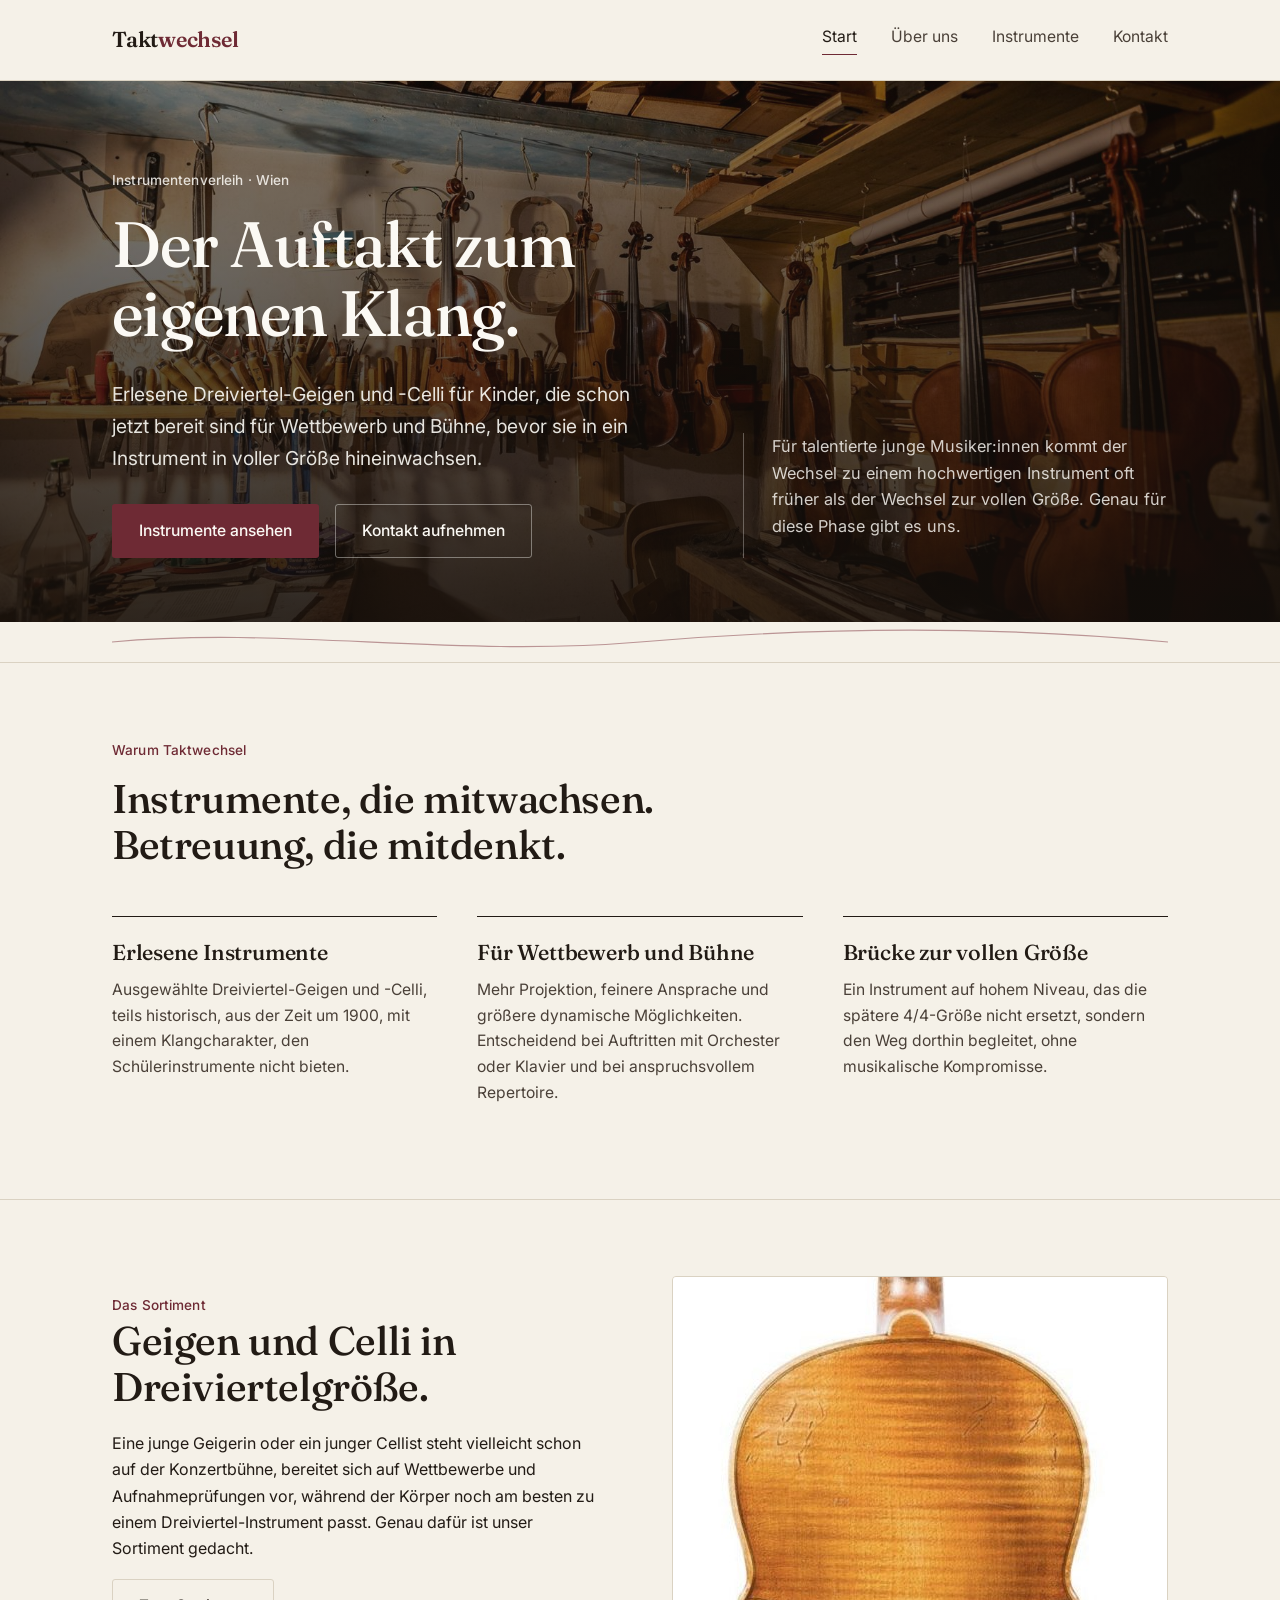
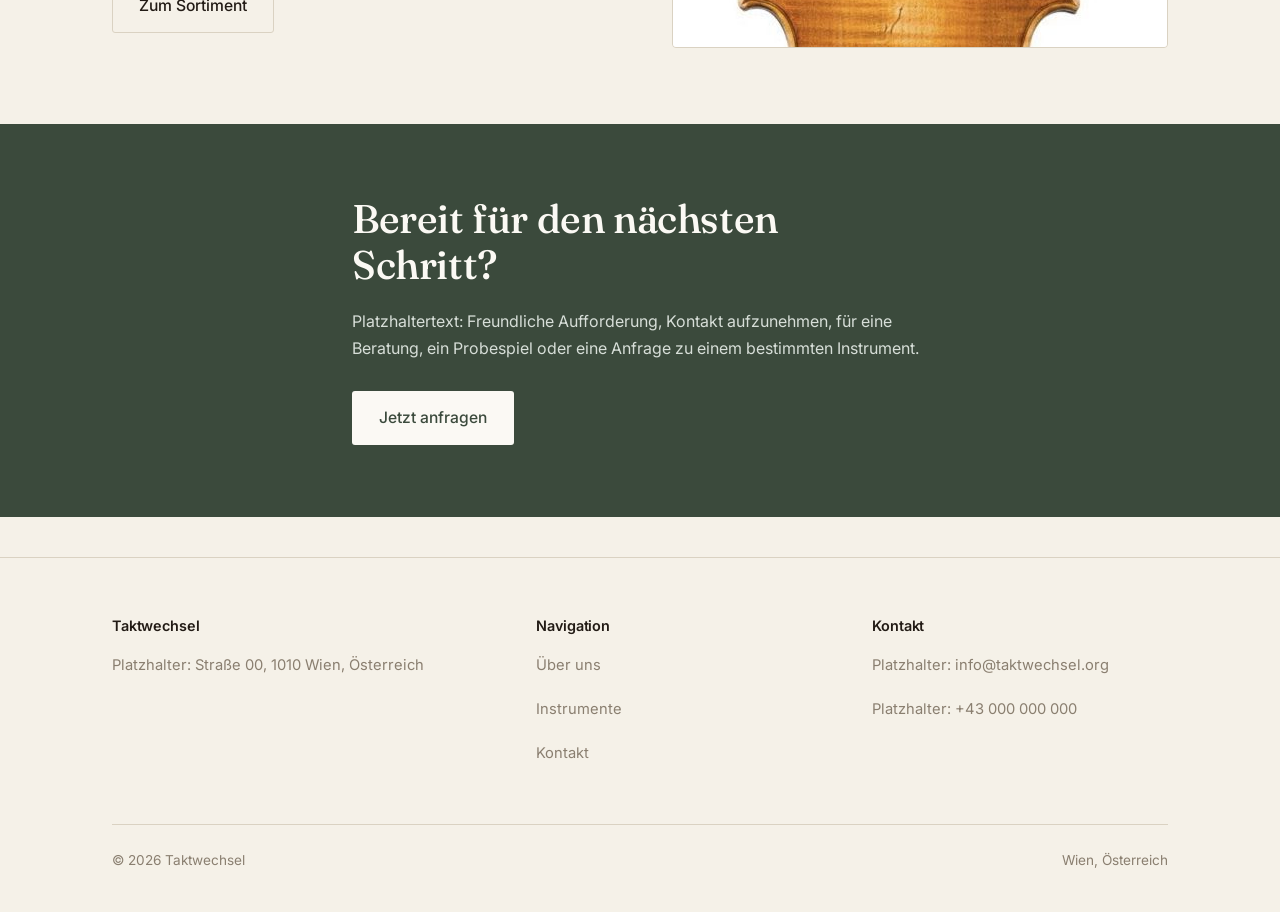
<file: index.html>
<!DOCTYPE html>
<html lang="de">
<head>
<meta charset="UTF-8">
<meta name="viewport" content="width=device-width, initial-scale=1">
<title>Taktwechsel: Instrumentenverleih für junge Talente</title>
<meta name="description" content="Taktwechsel verleiht erlesene Dreiviertel-Geigen und -Celli an talentierte Kinder in Wien und dem deutschsprachigen Raum.">
<link rel="preconnect" href="https://fonts.googleapis.com">
<link rel="preconnect" href="https://fonts.gstatic.com" crossorigin>
<link href="https://fonts.googleapis.com/css2?family=Fraunces:opsz,wght@9..144,400..600&family=Inter:wght@400;500;600&display=swap" rel="stylesheet">
<link rel="stylesheet" href="style.css">
</head>
<body>

<header class="site-header">
  <div class="wrap">
    <a class="logo" href="index.html">Takt<span>wechsel</span></a>
    <nav class="main-nav">
      <a href="index.html" class="active">Start</a>
      <a href="ueber-uns.html">Über uns</a>
      <a href="instrumente.html">Instrumente</a>
      <a href="kontakt.html">Kontakt</a>
    </nav>
  </div>
</header>

<section class="hero hero-photo" style="background-image: url('werkstatt.jpg');">
  <div class="wrap">
    <div class="hero-copy">
      <span class="label">Instrumentenverleih · Wien</span>
      <h1>Der Auftakt zum eigenen Klang.</h1>
      <p class="lede">Erlesene Dreiviertel-Geigen und -Celli für Kinder, die schon jetzt bereit sind für Wettbewerb und Bühne, bevor sie in ein Instrument in voller Größe hineinwachsen.</p>
      <div class="hero-cta">
        <a href="instrumente.html" class="btn btn-primary">Instrumente ansehen</a>
        <a href="kontakt.html" class="btn btn-ghost">Kontakt aufnehmen</a>
      </div>
    </div>
    <div class="hero-aside">
      <p>Für talentierte junge Musiker:innen kommt der Wechsel zu einem hochwertigen Instrument oft früher als der Wechsel zur vollen Größe. Genau für diese Phase gibt es uns.</p>
    </div>
  </div>
</section>

<svg class="string-divider accent wrap" viewBox="0 0 1120 40" fill="none" xmlns="http://www.w3.org/2000/svg" preserveAspectRatio="none">
  <path d="M0 20 C 180 4, 360 36, 560 20 S 940 4, 1120 20" stroke="currentColor" stroke-width="1.2"/>
</svg>

<section class="section-border-top">
  <div class="wrap">
    <div class="section-head">
      <span class="label">Warum Taktwechsel</span>
      <h2>Instrumente, die mitwachsen. Betreuung, die mitdenkt.</h2>
    </div>
    <div class="feature-grid">
      <div class="feature-item">
        <h3>Erlesene Instrumente</h3>
        <p>Ausgewählte Dreiviertel-Geigen und -Celli, teils historisch, aus der Zeit um 1900, mit einem Klangcharakter, den Schülerinstrumente nicht bieten.</p>
      </div>
      <div class="feature-item">
        <h3>Für Wettbewerb und Bühne</h3>
        <p>Mehr Projektion, feinere Ansprache und größere dynamische Möglichkeiten. Entscheidend bei Auftritten mit Orchester oder Klavier und bei anspruchsvollem Repertoire.</p>
      </div>
      <div class="feature-item">
        <h3>Brücke zur vollen Größe</h3>
        <p>Ein Instrument auf hohem Niveau, das die spätere 4/4-Größe nicht ersetzt, sondern den Weg dorthin begleitet, ohne musikalische Kompromisse.</p>
      </div>
    </div>
  </div>
</section>

<section class="section-border-top">
  <div class="wrap">
    <div class="split">
      <div>
        <span class="label">Das Sortiment</span>
        <h2>Geigen und Celli in Dreiviertelgröße.</h2>
        <p>Eine junge Geigerin oder ein junger Cellist steht vielleicht schon auf der Konzertbühne, bereitet sich auf Wettbewerbe und Aufnahmeprüfungen vor, während der Körper noch am besten zu einem Dreiviertel-Instrument passt. Genau dafür ist unser Sortiment gedacht.</p>
        <a href="instrumente.html" class="btn btn-ghost">Zum Sortiment</a>
      </div>
      <div class="instrument-visual">
        <img src="geige2-back.jpg" alt="Rückseite einer Dreiviertel-Geige, gemasertes Ahornholz">
      </div>
    </div>
  </div>
</section>

<section class="cta-band">
  <div class="wrap" style="max-width: 640px;">
    <h2>Bereit für den nächsten Schritt?</h2>
    <p>Platzhaltertext: Freundliche Aufforderung, Kontakt aufzunehmen, für eine Beratung, ein Probespiel oder eine Anfrage zu einem bestimmten Instrument.</p>
    <div class="hero-cta">
      <a href="kontakt.html" class="btn btn-primary">Jetzt anfragen</a>
    </div>
  </div>
</section>

<footer class="site-footer">
  <div class="wrap">
    <div class="footer-grid">
      <div>
        <h4>Taktwechsel</h4>
        <p>Platzhalter: Straße 00, 1010 Wien, Österreich</p>
      </div>
      <div>
        <h4>Navigation</h4>
        <p><a href="ueber-uns.html">Über uns</a></p>
        <p><a href="instrumente.html">Instrumente</a></p>
        <p><a href="kontakt.html">Kontakt</a></p>
      </div>
      <div>
        <h4>Kontakt</h4>
        <p>Platzhalter: info@taktwechsel.org</p>
        <p>Platzhalter: +43 000 000 000</p>
      </div>
    </div>
    <div class="footer-bottom">
      <span>© 2026 Taktwechsel</span>
      <span>Wien, Österreich</span>
    </div>
  </div>
</footer>

</body>
</html>
</file>
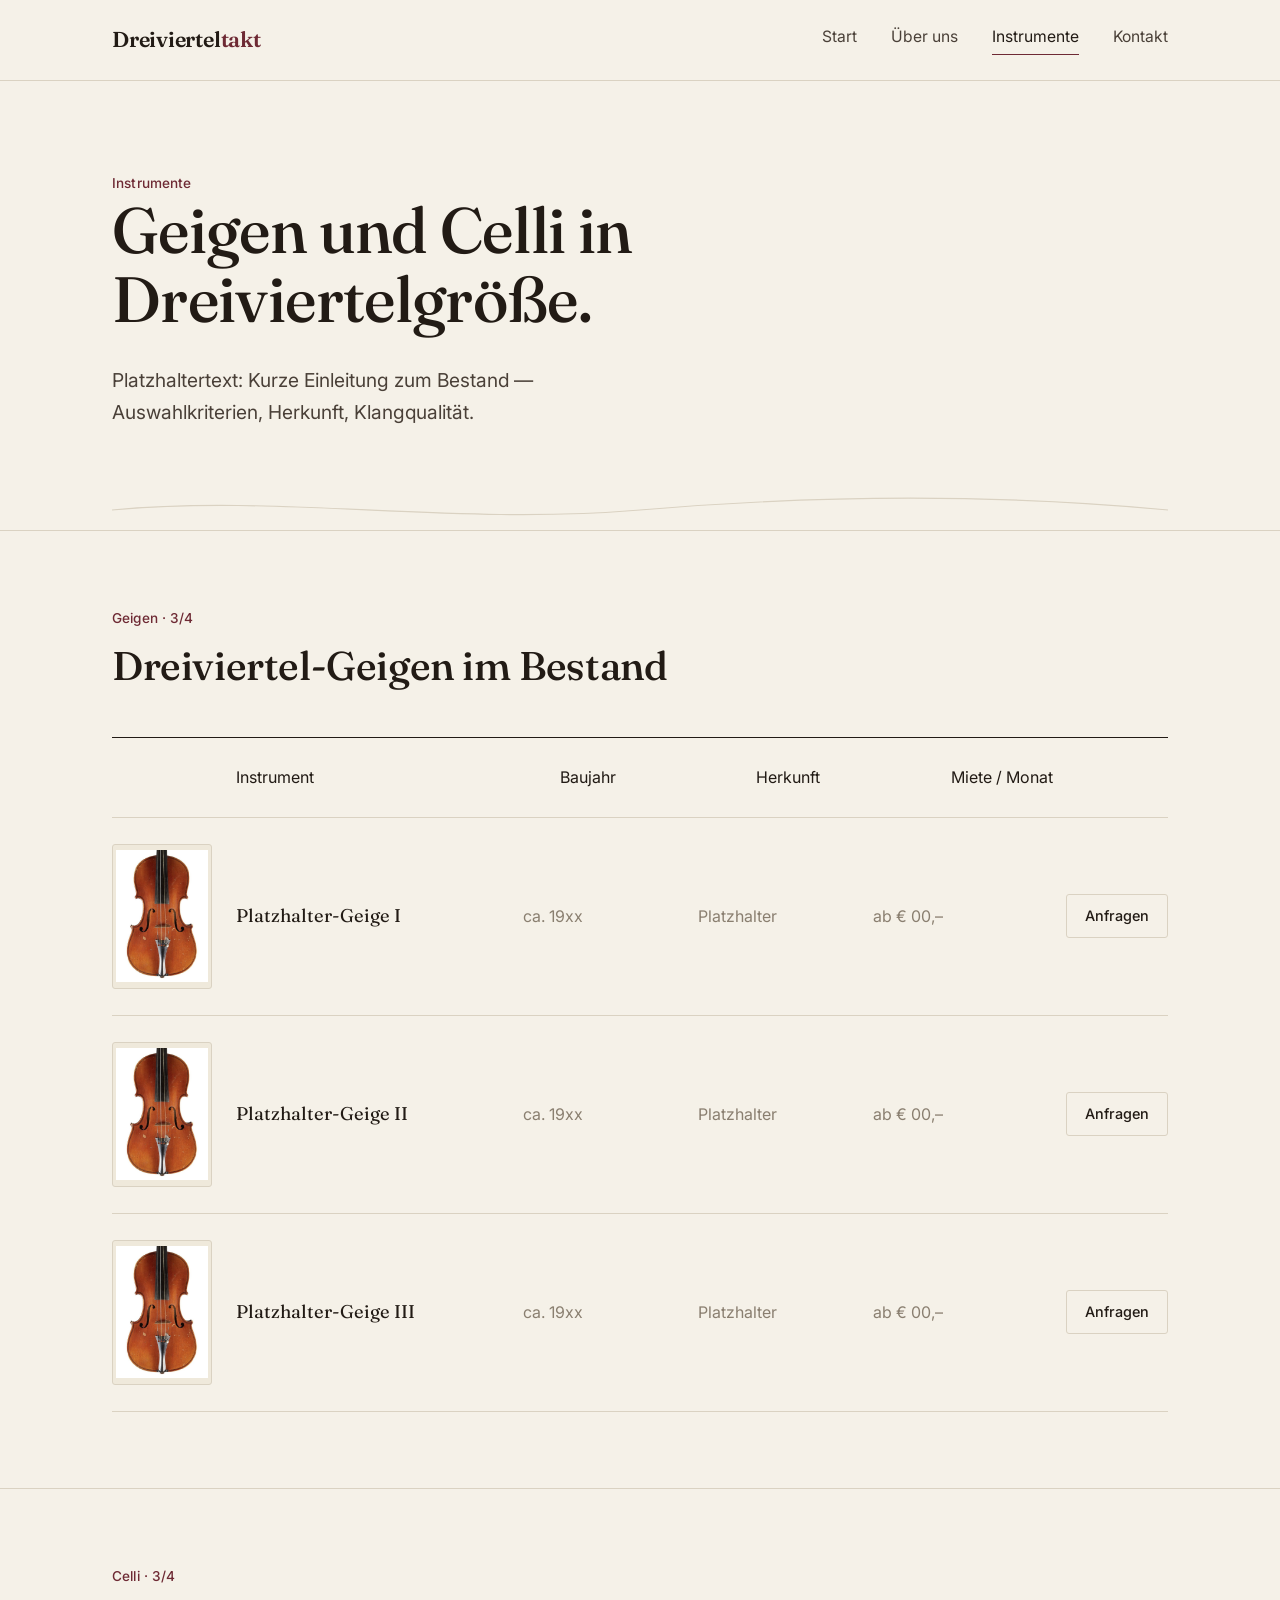
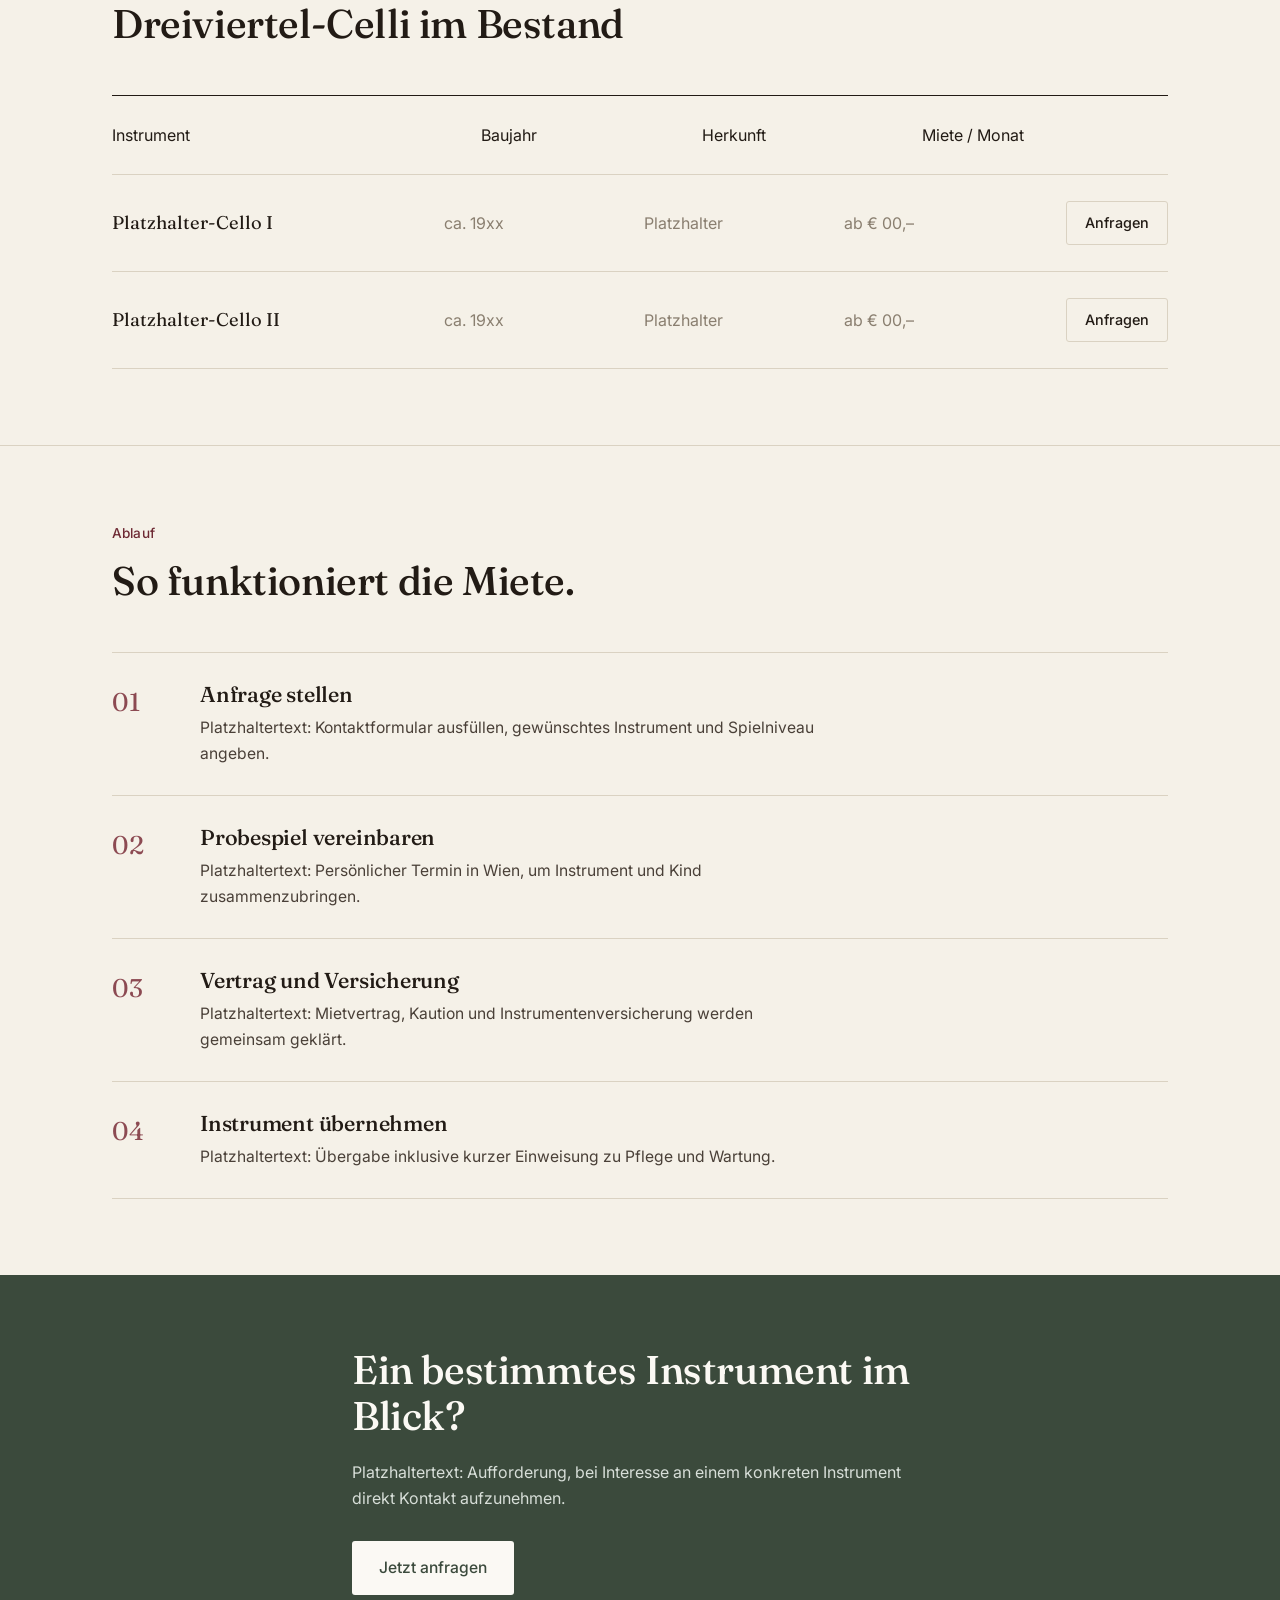
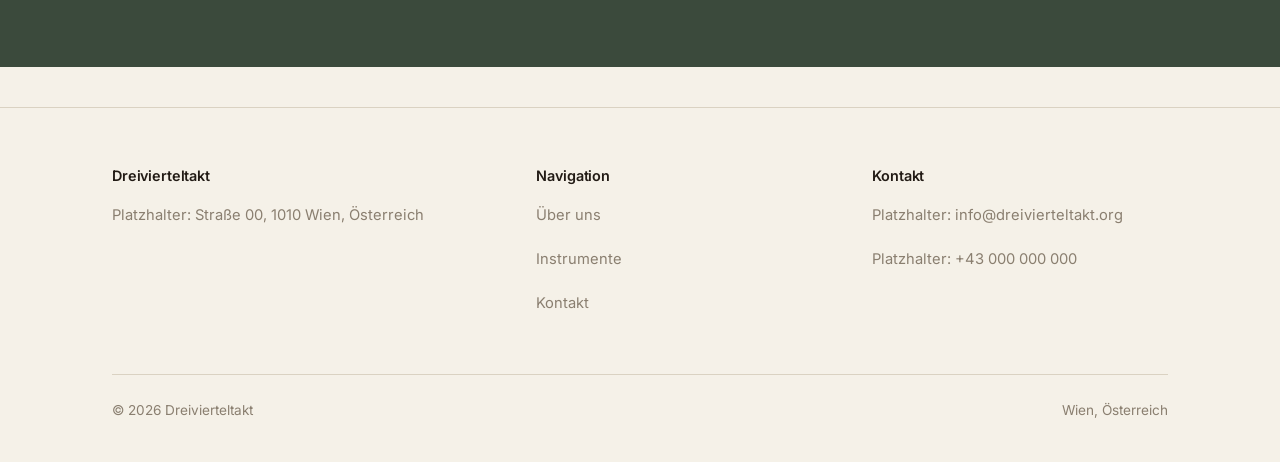
<file: instrumente (1).html>
<!DOCTYPE html>
<html lang="de">
<head>
<meta charset="UTF-8">
<meta name="viewport" content="width=device-width, initial-scale=1">
<title>Instrumente — Dreivierteltakt</title>
<meta name="description" content="Dreiviertel-Geigen und -Celli im Bestand von Dreivierteltakt, sowie der Ablauf der Miete.">
<link rel="preconnect" href="https://fonts.googleapis.com">
<link rel="preconnect" href="https://fonts.gstatic.com" crossorigin>
<link href="https://fonts.googleapis.com/css2?family=Fraunces:opsz,wght@9..144,400..600&family=Inter:wght@400;500;600&display=swap" rel="stylesheet">
<link rel="stylesheet" href="style.css">
</head>
<body>

<header class="site-header">
  <div class="wrap">
    <a class="logo" href="index.html">Dreiviertel<span>takt</span></a>
    <nav class="main-nav">
      <a href="index.html">Start</a>
      <a href="ueber-uns.html">Über uns</a>
      <a href="instrumente.html" class="active">Instrumente</a>
      <a href="kontakt.html">Kontakt</a>
    </nav>
  </div>
</header>

<section class="hero" style="padding-bottom: 40px;">
  <div class="wrap" style="display:block;">
    <span class="label">Instrumente</span>
    <h1 style="max-width: 18ch;">Geigen und Celli in Dreiviertelgröße.</h1>
    <p class="lede">Platzhaltertext: Kurze Einleitung zum Bestand — Auswahlkriterien, Herkunft, Klangqualität.</p>
  </div>
</section>

<svg class="string-divider wrap" viewBox="0 0 1120 40" fill="none" xmlns="http://www.w3.org/2000/svg" preserveAspectRatio="none">
  <path d="M0 20 C 180 4, 360 36, 560 20 S 940 4, 1120 20" stroke="currentColor" stroke-width="1.2"/>
</svg>

<section class="section-border-top">
  <div class="wrap">
    <div class="section-head">
      <span class="label">Geigen · 3/4</span>
      <h2>Dreiviertel-Geigen im Bestand</h2>
    </div>
    <div class="instrument-table">
      <div class="instrument-row row-head">
        <span></span>
        <span>Instrument</span>
        <span>Baujahr</span>
        <span>Herkunft</span>
        <span>Miete / Monat</span>
        <span></span>
      </div>
      <div class="instrument-row">
        <div class="instrument-thumb">
          <img src="geige-platzhalter.jpg" alt="Platzhalterfoto einer Dreiviertel-Geige">
        </div>
        <span class="instrument-name">Platzhalter-Geige I</span>
        <span class="muted">ca. 19xx</span>
        <span class="muted">Platzhalter</span>
        <span class="muted">ab € 00,–</span>
        <a href="kontakt.html" class="btn btn-ghost">Anfragen</a>
      </div>
      <div class="instrument-row">
        <div class="instrument-thumb">
          <img src="geige-platzhalter.jpg" alt="Platzhalterfoto einer Dreiviertel-Geige">
        </div>
        <span class="instrument-name">Platzhalter-Geige II</span>
        <span class="muted">ca. 19xx</span>
        <span class="muted">Platzhalter</span>
        <span class="muted">ab € 00,–</span>
        <a href="kontakt.html" class="btn btn-ghost">Anfragen</a>
      </div>
      <div class="instrument-row">
        <div class="instrument-thumb">
          <img src="geige-platzhalter.jpg" alt="Platzhalterfoto einer Dreiviertel-Geige">
        </div>
        <span class="instrument-name">Platzhalter-Geige III</span>
        <span class="muted">ca. 19xx</span>
        <span class="muted">Platzhalter</span>
        <span class="muted">ab € 00,–</span>
        <a href="kontakt.html" class="btn btn-ghost">Anfragen</a>
      </div>
    </div>
  </div>
</section>

<section class="section-border-top">
  <div class="wrap">
    <div class="section-head">
      <span class="label">Celli · 3/4</span>
      <h2>Dreiviertel-Celli im Bestand</h2>
    </div>
    <div class="instrument-table">
      <div class="instrument-row no-photo row-head">
        <span>Instrument</span>
        <span>Baujahr</span>
        <span>Herkunft</span>
        <span>Miete / Monat</span>
        <span></span>
      </div>
      <div class="instrument-row no-photo">
        <span class="instrument-name">Platzhalter-Cello I</span>
        <span class="muted">ca. 19xx</span>
        <span class="muted">Platzhalter</span>
        <span class="muted">ab € 00,–</span>
        <a href="kontakt.html" class="btn btn-ghost">Anfragen</a>
      </div>
      <div class="instrument-row no-photo">
        <span class="instrument-name">Platzhalter-Cello II</span>
        <span class="muted">ca. 19xx</span>
        <span class="muted">Platzhalter</span>
        <span class="muted">ab € 00,–</span>
        <a href="kontakt.html" class="btn btn-ghost">Anfragen</a>
      </div>
    </div>
  </div>
</section>

<section class="section-border-top">
  <div class="wrap">
    <div class="section-head">
      <span class="label">Ablauf</span>
      <h2>So funktioniert die Miete.</h2>
    </div>
    <div class="process-list">
      <div class="process-step">
        <span class="num">01</span>
        <div>
          <h3>Anfrage stellen</h3>
          <p>Platzhaltertext: Kontaktformular ausfüllen, gewünschtes Instrument und Spielniveau angeben.</p>
        </div>
      </div>
      <div class="process-step">
        <span class="num">02</span>
        <div>
          <h3>Probespiel vereinbaren</h3>
          <p>Platzhaltertext: Persönlicher Termin in Wien, um Instrument und Kind zusammenzubringen.</p>
        </div>
      </div>
      <div class="process-step">
        <span class="num">03</span>
        <div>
          <h3>Vertrag und Versicherung</h3>
          <p>Platzhaltertext: Mietvertrag, Kaution und Instrumentenversicherung werden gemeinsam geklärt.</p>
        </div>
      </div>
      <div class="process-step">
        <span class="num">04</span>
        <div>
          <h3>Instrument übernehmen</h3>
          <p>Platzhaltertext: Übergabe inklusive kurzer Einweisung zu Pflege und Wartung.</p>
        </div>
      </div>
    </div>
  </div>
</section>

<section class="cta-band">
  <div class="wrap" style="max-width: 640px;">
    <h2>Ein bestimmtes Instrument im Blick?</h2>
    <p>Platzhaltertext: Aufforderung, bei Interesse an einem konkreten Instrument direkt Kontakt aufzunehmen.</p>
    <div class="hero-cta">
      <a href="kontakt.html" class="btn btn-primary">Jetzt anfragen</a>
    </div>
  </div>
</section>

<footer class="site-footer">
  <div class="wrap">
    <div class="footer-grid">
      <div>
        <h4>Dreivierteltakt</h4>
        <p>Platzhalter: Straße 00, 1010 Wien, Österreich</p>
      </div>
      <div>
        <h4>Navigation</h4>
        <p><a href="ueber-uns.html">Über uns</a></p>
        <p><a href="instrumente.html">Instrumente</a></p>
        <p><a href="kontakt.html">Kontakt</a></p>
      </div>
      <div>
        <h4>Kontakt</h4>
        <p>Platzhalter: info@dreivierteltakt.org</p>
        <p>Platzhalter: +43 000 000 000</p>
      </div>
    </div>
    <div class="footer-bottom">
      <span>© 2026 Dreivierteltakt</span>
      <span>Wien, Österreich</span>
    </div>
  </div>
</footer>

</body>
</html>
</file>
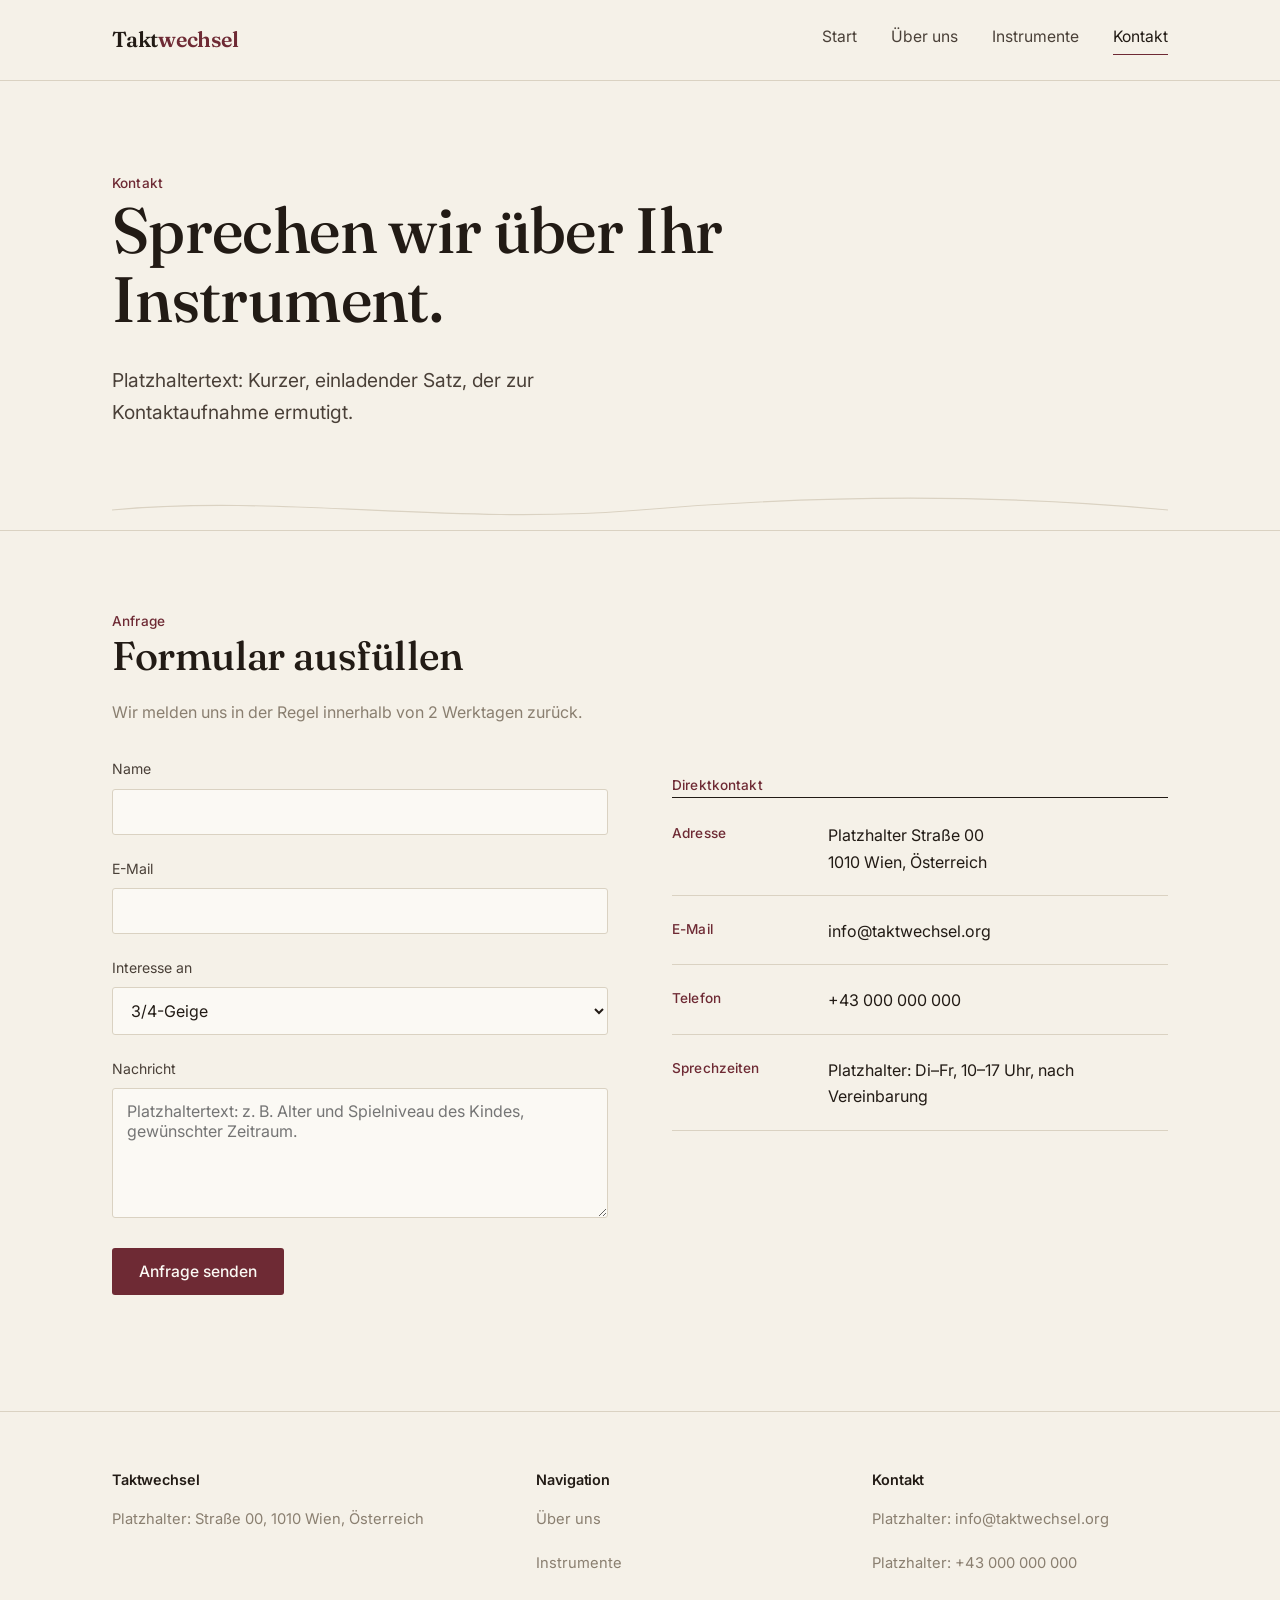
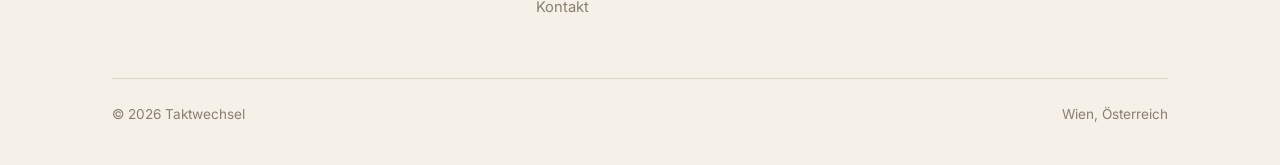
<file: kontakt.html>
<!DOCTYPE html>
<html lang="de">
<head>
<meta charset="UTF-8">
<meta name="viewport" content="width=device-width, initial-scale=1">
<title>Kontakt | Taktwechsel</title>
<meta name="description" content="Kontaktieren Sie Taktwechsel für eine Anfrage, ein Probespiel oder eine Beratung.">
<link rel="preconnect" href="https://fonts.googleapis.com">
<link rel="preconnect" href="https://fonts.gstatic.com" crossorigin>
<link href="https://fonts.googleapis.com/css2?family=Fraunces:opsz,wght@9..144,400..600&family=Inter:wght@400;500;600&display=swap" rel="stylesheet">
<link rel="stylesheet" href="style.css">
</head>
<body>

<header class="site-header">
  <div class="wrap">
    <a class="logo" href="index.html">Takt<span>wechsel</span></a>
    <nav class="main-nav">
      <a href="index.html">Start</a>
      <a href="ueber-uns.html">Über uns</a>
      <a href="instrumente.html">Instrumente</a>
      <a href="kontakt.html" class="active">Kontakt</a>
    </nav>
  </div>
</header>

<section class="hero" style="padding-bottom: 40px;">
  <div class="wrap" style="display:block;">
    <span class="label">Kontakt</span>
    <h1 style="max-width: 16ch;">Sprechen wir über Ihr Instrument.</h1>
    <p class="lede">Platzhaltertext: Kurzer, einladender Satz, der zur Kontaktaufnahme ermutigt.</p>
  </div>
</section>

<svg class="string-divider wrap" viewBox="0 0 1120 40" fill="none" xmlns="http://www.w3.org/2000/svg" preserveAspectRatio="none">
  <path d="M0 20 C 180 4, 360 36, 560 20 S 940 4, 1120 20" stroke="currentColor" stroke-width="1.2"/>
</svg>

<section class="section-border-top">
  <div class="wrap">
    <div class="split">
      <div>
        <span class="label">Anfrage</span>
        <h2>Formular ausfüllen</h2>
        <p class="muted" style="margin-bottom: 32px;">Wir melden uns in der Regel innerhalb von 2 Werktagen zurück.</p>

        <!--
          Hinweis für die spätere Einrichtung:
          Für ein funktionierendes Formular (ohne eigenen Server) hier
          das action-Attribut auf einen Dienst wie Formspree setzen, z. B.:
          <form action="https://formspree.io/f/DEINE-ID" method="POST">
        -->
        <form class="form-grid" action="#" method="POST">
          <div class="field">
            <label for="name">Name</label>
            <input type="text" id="name" name="name" required>
          </div>
          <div class="field">
            <label for="email">E-Mail</label>
            <input type="email" id="email" name="email" required>
          </div>
          <div class="field">
            <label for="interesse">Interesse an</label>
            <select id="interesse" name="interesse">
              <option>3/4-Geige</option>
              <option>3/4-Cello</option>
              <option>Noch unsicher / Beratung gewünscht</option>
            </select>
          </div>
          <div class="field">
            <label for="nachricht">Nachricht</label>
            <textarea id="nachricht" name="nachricht" placeholder="Platzhaltertext: z. B. Alter und Spielniveau des Kindes, gewünschter Zeitraum."></textarea>
          </div>
          <div>
            <button type="submit" class="btn btn-primary">Anfrage senden</button>
          </div>
        </form>
      </div>

      <div>
        <span class="label">Direktkontakt</span>
        <div class="info-list">
          <div class="info-row">
            <span class="label">Adresse</span>
            <span>Platzhalter Straße 00<br>1010 Wien, Österreich</span>
          </div>
          <div class="info-row">
            <span class="label">E-Mail</span>
            <span>info@taktwechsel.org</span>
          </div>
          <div class="info-row">
            <span class="label">Telefon</span>
            <span>+43 000 000 000</span>
          </div>
          <div class="info-row">
            <span class="label">Sprechzeiten</span>
            <span>Platzhalter: Di–Fr, 10–17 Uhr, nach Vereinbarung</span>
          </div>
        </div>
      </div>
    </div>
  </div>
</section>

<footer class="site-footer">
  <div class="wrap">
    <div class="footer-grid">
      <div>
        <h4>Taktwechsel</h4>
        <p>Platzhalter: Straße 00, 1010 Wien, Österreich</p>
      </div>
      <div>
        <h4>Navigation</h4>
        <p><a href="ueber-uns.html">Über uns</a></p>
        <p><a href="instrumente.html">Instrumente</a></p>
        <p><a href="kontakt.html">Kontakt</a></p>
      </div>
      <div>
        <h4>Kontakt</h4>
        <p>Platzhalter: info@taktwechsel.org</p>
        <p>Platzhalter: +43 000 000 000</p>
      </div>
    </div>
    <div class="footer-bottom">
      <span>© 2026 Taktwechsel</span>
      <span>Wien, Österreich</span>
    </div>
  </div>
</footer>

</body>
</html>
</file>
<file: style.css>
/* ============================================
   Taktwechsel: Shared Stylesheet
   ============================================ */

:root {
  --bg: #F5F1E8;
  --surface: #FBF9F4;
  --surface-deep: #EFE9DB;
  --ink: #221B15;
  --ink-soft: #4A4038;
  --muted: #8A7F70;
  --accent: #6E2A34;
  --accent-soft: #8C4A52;
  --accent-tint: #F1E3E1;
  --spruce: #3B4A3C;
  --line: #DAD2C2;

  --serif: 'Fraunces', 'Iowan Old Style', 'Palatino Linotype', serif;
  --sans: 'Inter', -apple-system, BlinkMacSystemFont, 'Segoe UI', sans-serif;

  --container: 1120px;
}

* { box-sizing: border-box; }

html {
  scroll-behavior: smooth;
}

body {
  margin: 0;
  background: var(--bg);
  color: var(--ink);
  font-family: var(--sans);
  font-size: 16px;
  line-height: 1.65;
  -webkit-font-smoothing: antialiased;
}

img { max-width: 100%; display: block; }

a {
  color: inherit;
  text-decoration: none;
}

.wrap {
  max-width: var(--container);
  margin: 0 auto;
  padding: 0 32px;
}

h1, h2, h3, h4 {
  font-family: var(--serif);
  font-weight: 500;
  color: var(--ink);
  margin: 0 0 0.5em 0;
  letter-spacing: -0.01em;
}

h1 { font-size: clamp(2.4rem, 5vw, 4rem); line-height: 1.08; }
h2 { font-size: clamp(1.7rem, 3.2vw, 2.5rem); line-height: 1.15; }
h3 { font-size: 1.35rem; line-height: 1.3; }

p { margin: 0 0 1.1em 0; max-width: 62ch; }

.lede {
  font-size: 1.2rem;
  color: var(--ink-soft);
  max-width: 46ch;
}

.muted { color: var(--muted); }

.label {
  font-size: 0.85rem;
  font-weight: 500;
  color: var(--accent);
  letter-spacing: 0.01em;
}

/* ---------- Buttons ---------- */

.btn {
  display: inline-flex;
  align-items: center;
  gap: 8px;
  padding: 13px 26px;
  border-radius: 3px;
  font-family: var(--sans);
  font-size: 0.98rem;
  font-weight: 500;
  border: 1px solid transparent;
  cursor: pointer;
  transition: background 0.2s ease, color 0.2s ease, border-color 0.2s ease;
}

.btn-primary {
  background: var(--accent);
  color: var(--surface);
}
.btn-primary:hover { background: #591F27; }

.btn-ghost {
  background: transparent;
  color: var(--ink);
  border-color: var(--line);
}
.btn-ghost:hover { border-color: var(--ink); }

/* ---------- Header / Nav ---------- */

.site-header {
  border-bottom: 1px solid var(--line);
  background: var(--bg);
  position: sticky;
  top: 0;
  z-index: 20;
}

.site-header .wrap {
  display: flex;
  align-items: center;
  justify-content: space-between;
  padding-top: 22px;
  padding-bottom: 22px;
}

.logo {
  font-family: var(--serif);
  font-size: 1.35rem;
  font-weight: 600;
  letter-spacing: -0.01em;
}

.logo span {
  color: var(--accent);
}

.main-nav {
  display: flex;
  gap: 34px;
}

.main-nav a {
  font-size: 0.98rem;
  color: var(--ink-soft);
  padding-bottom: 4px;
  border-bottom: 1px solid transparent;
  transition: color 0.2s ease, border-color 0.2s ease;
}

.main-nav a:hover {
  color: var(--ink);
}

.main-nav a.active {
  color: var(--ink);
  border-bottom-color: var(--accent);
}

.nav-toggle { display: none; }

/* ---------- String motif divider ---------- */

.string-divider {
  width: 100%;
  height: 40px;
  display: block;
  color: var(--line);
}

.string-divider.accent { color: var(--accent-soft); opacity: 0.55; }

/* ---------- Hero ---------- */

.hero {
  padding: 88px 0 64px;
  position: relative;
  overflow: hidden;
}

.hero .wrap {
  display: grid;
  grid-template-columns: 1.15fr 0.85fr;
  gap: 56px;
  align-items: end;
}

.hero-copy .label { display: block; margin-bottom: 18px; }

.hero-aside {
  border-left: 1px solid var(--line);
  padding-left: 28px;
}

.hero-aside p {
  color: var(--ink-soft);
  font-size: 1.02rem;
}

/* ---------- Hero with background photo (opening page) ---------- */

.hero-photo {
  position: relative;
  background-color: var(--ink);
  background-size: cover;
  background-position: center;
  overflow: hidden;
}

.hero-photo::before {
  content: "";
  position: absolute;
  inset: 0;
  background: linear-gradient(180deg, rgba(20, 15, 11, 0.5) 0%, rgba(20, 15, 11, 0.88) 100%);
}

.hero-photo .wrap {
  position: relative;
  z-index: 1;
}

.hero-photo .label { color: rgba(251, 249, 244, 0.85); }
.hero-photo h1 { color: var(--surface); }
.hero-photo .lede { color: rgba(251, 249, 244, 0.9); }
.hero-photo .hero-aside { border-left-color: rgba(251, 249, 244, 0.3); }
.hero-photo .hero-aside p { color: rgba(251, 249, 244, 0.82); }
.hero-photo .btn-ghost { border-color: rgba(251, 249, 244, 0.4); color: var(--surface); }
.hero-photo .btn-ghost:hover { border-color: var(--surface); }

.hero-cta {
  margin-top: 30px;
  display: flex;
  gap: 16px;
  flex-wrap: wrap;
}

/* ---------- Sections ---------- */

section {
  padding: 76px 0;
}

.section-border-top {
  border-top: 1px solid var(--line);
}

.section-head {
  max-width: 640px;
  margin-bottom: 48px;
}

.section-head .label { display: block; margin-bottom: 14px; }

/* Feature list (no cards or shadows, thin top rule per item instead) */

.feature-grid {
  display: grid;
  grid-template-columns: repeat(3, 1fr);
  gap: 40px;
}

.feature-item {
  border-top: 1px solid var(--ink);
  padding-top: 22px;
}

.feature-item h3 { margin-bottom: 10px; }
.feature-item p { color: var(--ink-soft); font-size: 0.98rem; }

/* Two-column split */

.split {
  display: grid;
  grid-template-columns: 1fr 1fr;
  gap: 64px;
  align-items: center;
}

.split-reverse .split { direction: rtl; }
.split-reverse .split > * { direction: ltr; }

/* Instrument illustration placeholder block */

.instrument-visual {
  background: var(--surface-deep);
  border: 1px solid var(--line);
  border-radius: 4px;
  aspect-ratio: 4 / 3;
  display: flex;
  align-items: center;
  justify-content: center;
  color: var(--accent-soft);
  overflow: hidden;
}

.instrument-visual svg { width: 46%; height: 46%; }

.instrument-visual img {
  width: 100%;
  height: 100%;
  object-fit: cover;
  object-position: center 22%;
}

/* ---------- Instrument list (Instrumente page) ---------- */

.instrument-table {
  border-top: 1px solid var(--ink);
}

.instrument-row {
  display: grid;
  grid-template-columns: 100px 1.4fr 0.8fr 0.8fr 0.9fr auto;
  gap: 24px;
  align-items: center;
  padding: 26px 0;
  border-bottom: 1px solid var(--line);
}

.instrument-row.no-photo {
  grid-template-columns: 1.4fr 0.8fr 0.8fr 0.9fr auto;
}

.instrument-row .row-head {
  font-family: var(--sans);
  font-size: 0.82rem;
  color: var(--muted);
}

/* ---------- Clickable thumbnail with zoom affordance ---------- */

.instrument-thumb {
  position: relative;
  width: 100px;
  height: 145px;
  border-radius: 3px;
  overflow: hidden;
  background: var(--surface-deep);
  border: 1px solid var(--line);
  cursor: zoom-in;
}

.instrument-thumb img {
  width: 100%;
  height: 100%;
  object-fit: contain;
  padding: 3px;
  transition: transform 0.25s ease;
}

.instrument-thumb:hover img {
  transform: scale(1.08);
}

.instrument-thumb .zoom-hint {
  position: absolute;
  inset: 0;
  display: flex;
  align-items: center;
  justify-content: center;
  background: rgba(34, 27, 21, 0);
  opacity: 0;
  transition: opacity 0.2s ease, background 0.2s ease;
}

.instrument-thumb:hover .zoom-hint {
  opacity: 1;
  background: rgba(34, 27, 21, 0.38);
}

.instrument-thumb .zoom-hint svg {
  width: 24px;
  height: 24px;
  stroke: #FBF9F4;
}

/* ---------- Lightbox ---------- */

.lightbox-overlay {
  position: fixed;
  inset: 0;
  background: rgba(20, 16, 12, 0.94);
  display: flex;
  align-items: center;
  justify-content: center;
  gap: 20px;
  padding: 32px;
  z-index: 100;
  opacity: 0;
  pointer-events: none;
  transition: opacity 0.2s ease;
}

.lightbox-overlay.active {
  opacity: 1;
  pointer-events: auto;
}

.lightbox-figure {
  position: relative;
  display: flex;
  flex-direction: column;
  align-items: center;
  gap: 20px;
  min-width: 0;
}

.lightbox-overlay img {
  display: block;
  max-width: 78vw;
  max-height: 78vh;
  object-fit: contain;
  border-radius: 3px;
  cursor: zoom-out;
}

.lightbox-nav {
  flex: none;
  appearance: none;
  -webkit-appearance: none;
  width: 48px;
  height: 48px;
  padding: 0;
  border-radius: 50%;
  border: 1px solid rgba(251, 249, 244, 0.4);
  background: rgba(251, 249, 244, 0.1);
  color: var(--surface);
  display: flex;
  align-items: center;
  justify-content: center;
  cursor: pointer;
}

.lightbox-nav:hover { background: rgba(251, 249, 244, 0.22); }
.lightbox-nav svg { width: 20px; height: 20px; display: block; stroke: var(--surface); }
.lightbox-nav.is-hidden { visibility: hidden; }

.lightbox-dots {
  display: flex;
  gap: 8px;
}

.lightbox-dots span {
  width: 7px;
  height: 7px;
  border-radius: 50%;
  background: rgba(251, 249, 244, 0.35);
  cursor: pointer;
}

.lightbox-dots span.active { background: var(--surface); }

/* Small dot indicator on the thumbnail itself, shown when it holds more than one photo */
.instrument-thumb .gallery-hint {
  position: absolute;
  bottom: 6px;
  left: 0;
  right: 0;
  display: flex;
  justify-content: center;
  gap: 4px;
  z-index: 2;
}

.instrument-thumb .gallery-hint span {
  width: 4px;
  height: 4px;
  border-radius: 50%;
  background: rgba(251, 249, 244, 0.9);
  box-shadow: 0 0 0 1px rgba(34, 27, 21, 0.3);
}

.instrument-name {
  font-family: var(--serif);
  font-size: 1.15rem;
}

.instrument-name-cell {
  display: flex;
  flex-direction: column;
  gap: 6px;
  align-items: flex-start;
}

.status-badge {
  display: inline-flex;
  align-items: center;
  gap: 6px;
  font-family: var(--sans);
  font-size: 0.78rem;
  padding: 3px 10px;
  border-radius: 999px;
  border: 1px solid;
  white-space: nowrap;
}

.status-badge::before {
  content: "";
  width: 6px;
  height: 6px;
  border-radius: 50%;
  background: currentColor;
}

.status-available {
  color: var(--spruce);
  border-color: var(--spruce);
  background: rgba(59, 74, 60, 0.08);
}

.status-rented {
  color: var(--muted);
  border-color: var(--line);
  background: var(--surface-deep);
}

.instrument-row .btn { padding: 9px 18px; font-size: 0.9rem; }

/* ---------- Process steps (genuine sequence, numbering justified) ---------- */

.process-list {
  display: grid;
  gap: 0;
}

.process-step {
  display: grid;
  grid-template-columns: 64px 1fr;
  gap: 24px;
  padding: 28px 0;
  border-top: 1px solid var(--line);
}

.process-step:last-child { border-bottom: 1px solid var(--line); }

.process-step .num {
  font-family: var(--serif);
  font-size: 1.6rem;
  color: var(--accent-soft);
}

.process-step h3 { margin-bottom: 6px; }
.process-step p { color: var(--ink-soft); font-size: 0.98rem; margin-bottom: 0; }

/* ---------- CTA band ---------- */

.cta-band {
  background: var(--spruce);
  color: var(--surface);
  padding: 72px 0;
}

.cta-band h2 { color: var(--surface); }
.cta-band p { color: #D7DED8; }

.cta-band .btn-primary { background: var(--surface); color: var(--spruce); }
.cta-band .btn-primary:hover { background: #E9E4D6; }

.cta-band .btn-ghost { border-color: rgba(255,255,255,0.35); color: var(--surface); }
.cta-band .btn-ghost:hover { border-color: var(--surface); }

/* ---------- Forms ---------- */

.form-grid {
  display: grid;
  gap: 22px;
  max-width: 560px;
}

.field label {
  display: block;
  font-size: 0.88rem;
  color: var(--ink-soft);
  margin-bottom: 8px;
}

.field input,
.field select,
.field textarea {
  width: 100%;
  font-family: var(--sans);
  font-size: 1rem;
  color: var(--ink);
  background: var(--surface);
  border: 1px solid var(--line);
  border-radius: 3px;
  padding: 12px 14px;
}

.field input:focus,
.field select:focus,
.field textarea:focus {
  outline: none;
  border-color: var(--accent);
}

.field textarea { resize: vertical; min-height: 130px; }

/* ---------- Contact info list ---------- */

.info-list {
  display: grid;
  gap: 22px;
  border-top: 1px solid var(--ink);
  padding-top: 24px;
}

.info-row {
  display: grid;
  grid-template-columns: 140px 1fr;
  gap: 16px;
  padding-bottom: 20px;
  border-bottom: 1px solid var(--line);
}

.info-row .label { text-transform: none; }

/* ---------- Quote / bio block ---------- */

.bio-block {
  display: grid;
  grid-template-columns: 220px 1fr;
  gap: 40px;
  align-items: start;
}

.bio-portrait {
  aspect-ratio: 3 / 4;
  background: var(--surface-deep);
  border: 1px solid var(--line);
  border-radius: 4px;
}

/* ---------- Footer ---------- */

.site-footer {
  border-top: 1px solid var(--line);
  padding: 56px 0 40px;
  margin-top: 40px;
}

.footer-grid {
  display: grid;
  grid-template-columns: 1.3fr 1fr 1fr;
  gap: 40px;
  margin-bottom: 40px;
}

.footer-grid h4 {
  font-family: var(--sans);
  font-size: 0.9rem;
  font-weight: 600;
  color: var(--ink);
  margin-bottom: 14px;
}

.footer-grid p, .footer-grid a {
  font-size: 0.92rem;
  color: var(--muted);
  line-height: 1.9;
}

.footer-grid a:hover { color: var(--ink); }

.footer-bottom {
  display: flex;
  justify-content: space-between;
  padding-top: 24px;
  border-top: 1px solid var(--line);
  font-size: 0.85rem;
  color: var(--muted);
}

/* ---------- Responsive ---------- */

@media (max-width: 860px) {
  .hero .wrap { grid-template-columns: 1fr; }
  .hero-aside { border-left: none; border-top: 1px solid var(--line); padding-left: 0; padding-top: 22px; }
  .feature-grid { grid-template-columns: 1fr; gap: 30px; }
  .split { grid-template-columns: 1fr; gap: 32px; }
  .split-reverse .split { direction: ltr; }
  .instrument-row { grid-template-columns: 1fr; gap: 8px; padding: 20px 0; }
  .instrument-row .row-head { display: none; }
  .instrument-thumb { width: 90px; height: 130px; margin-bottom: 6px; }
  .instrument-row [data-label]::before {
    content: attr(data-label) ": ";
    color: var(--ink-soft);
  }
  .footer-grid { grid-template-columns: 1fr; gap: 28px; }
  .bio-block { grid-template-columns: 1fr; }
  .bio-portrait { max-width: 200px; }
  .footer-bottom { flex-direction: column; gap: 8px; }
}

@media (max-width: 640px) {
  .main-nav { gap: 20px; }
  .wrap { padding: 0 20px; }
  section { padding: 56px 0; }
  .lightbox-overlay { gap: 8px; padding: 16px; }
  .lightbox-nav { width: 36px; height: 36px; }
  .lightbox-nav svg { width: 16px; height: 16px; }
  .lightbox-overlay img { max-width: 68vw; }
}

@media (prefers-reduced-motion: reduce) {
  html { scroll-behavior: auto; }
  * { transition: none !important; }
}
</file>
